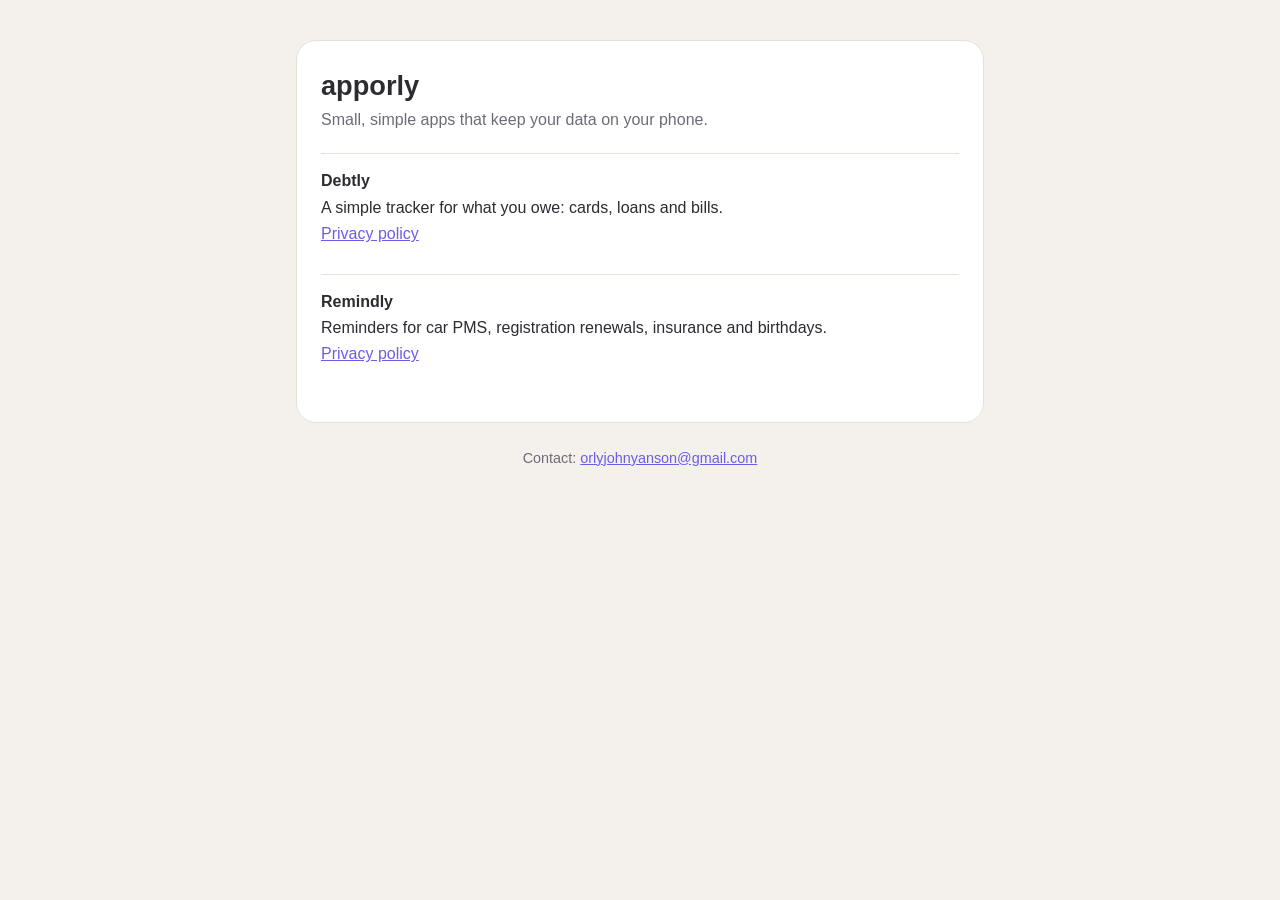
<file: index.html>
<!doctype html>
<html lang="en">
<head>
<meta charset="utf-8">
<meta name="viewport" content="width=device-width, initial-scale=1">
<title>apporly</title>
<link rel="stylesheet" href="style.css">
</head>
<body>
<main>
  <div class="card">
    <h1>apporly</h1>
    <p class="updated">Small, simple apps that keep your data on your phone.</p>
    <ul class="apps">
      <li><strong>Debtly</strong>A simple tracker for what you owe: cards, loans and bills.<br><a href="debtly/privacy.html">Privacy policy</a></li>
      <li><strong>Remindly</strong>Reminders for car PMS, registration renewals, insurance and birthdays.<br><a href="remindly/privacy.html">Privacy policy</a></li>
    </ul>
  </div>
  <footer>Contact: <a href="mailto:orlyjohnyanson@gmail.com">orlyjohnyanson@gmail.com</a></footer>
</main>
</body>
</html>
</file>
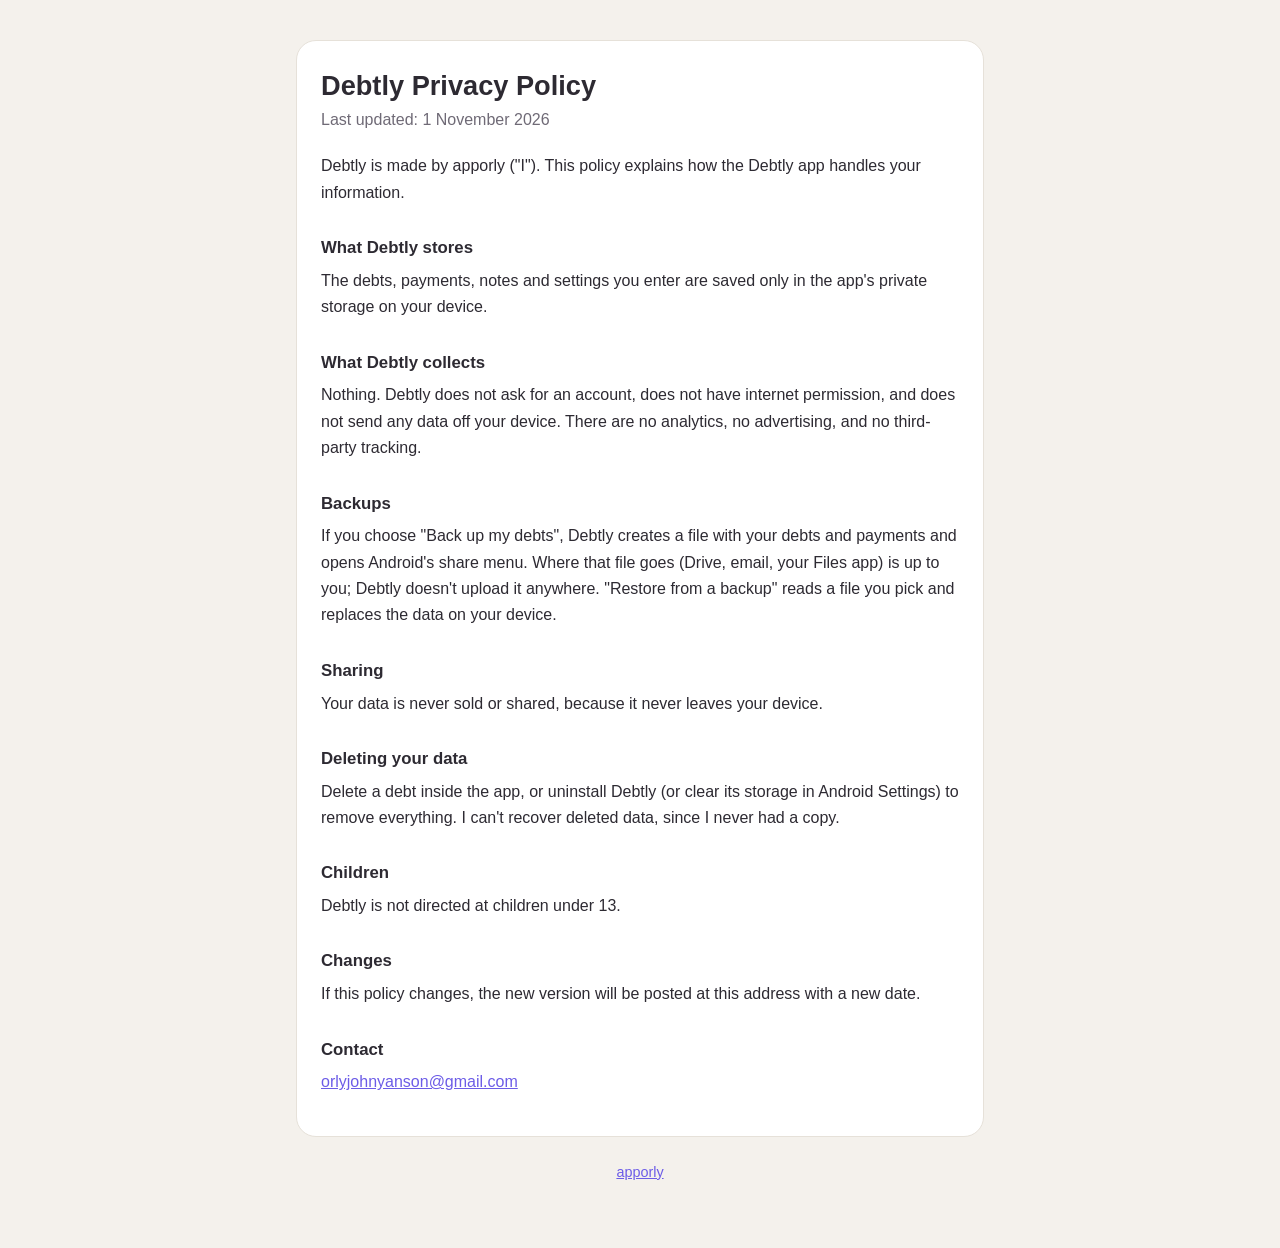
<file: debtly/privacy.html>
<!doctype html>
<html lang="en">
<head>
<meta charset="utf-8">
<meta name="viewport" content="width=device-width, initial-scale=1">
<title>Debtly Privacy Policy</title>
<link rel="stylesheet" href="../style.css">
</head>
<body>
<main>
  <div class="card">
    <h1>Debtly Privacy Policy</h1>
    <p class="updated">Last updated: 1 November 2026</p>

    <p>Debtly is made by apporly ("I"). This policy explains how the Debtly app handles your information.</p>

    <h2>What Debtly stores</h2>
    <p>The debts, payments, notes and settings you enter are saved only in the app's private storage on your device.</p>

    <h2>What Debtly collects</h2>
    <p>Nothing. Debtly does not ask for an account, does not have internet permission, and does not send any data off your device. There are no analytics, no advertising, and no third-party tracking.</p>

    <h2>Backups</h2>
    <p>If you choose "Back up my debts", Debtly creates a file with your debts and payments and opens Android's share menu. Where that file goes (Drive, email, your Files app) is up to you; Debtly doesn't upload it anywhere. "Restore from a backup" reads a file you pick and replaces the data on your device.</p>

    <h2>Sharing</h2>
    <p>Your data is never sold or shared, because it never leaves your device.</p>

    <h2>Deleting your data</h2>
    <p>Delete a debt inside the app, or uninstall Debtly (or clear its storage in Android Settings) to remove everything. I can't recover deleted data, since I never had a copy.</p>

    <h2>Children</h2>
    <p>Debtly is not directed at children under 13.</p>

    <h2>Changes</h2>
    <p>If this policy changes, the new version will be posted at this address with a new date.</p>

    <h2>Contact</h2>
    <p><a href="mailto:orlyjohnyanson@gmail.com">orlyjohnyanson@gmail.com</a></p>
  </div>
  <footer><a href="../">apporly</a></footer>
</main>
</body>
</html>
</file>
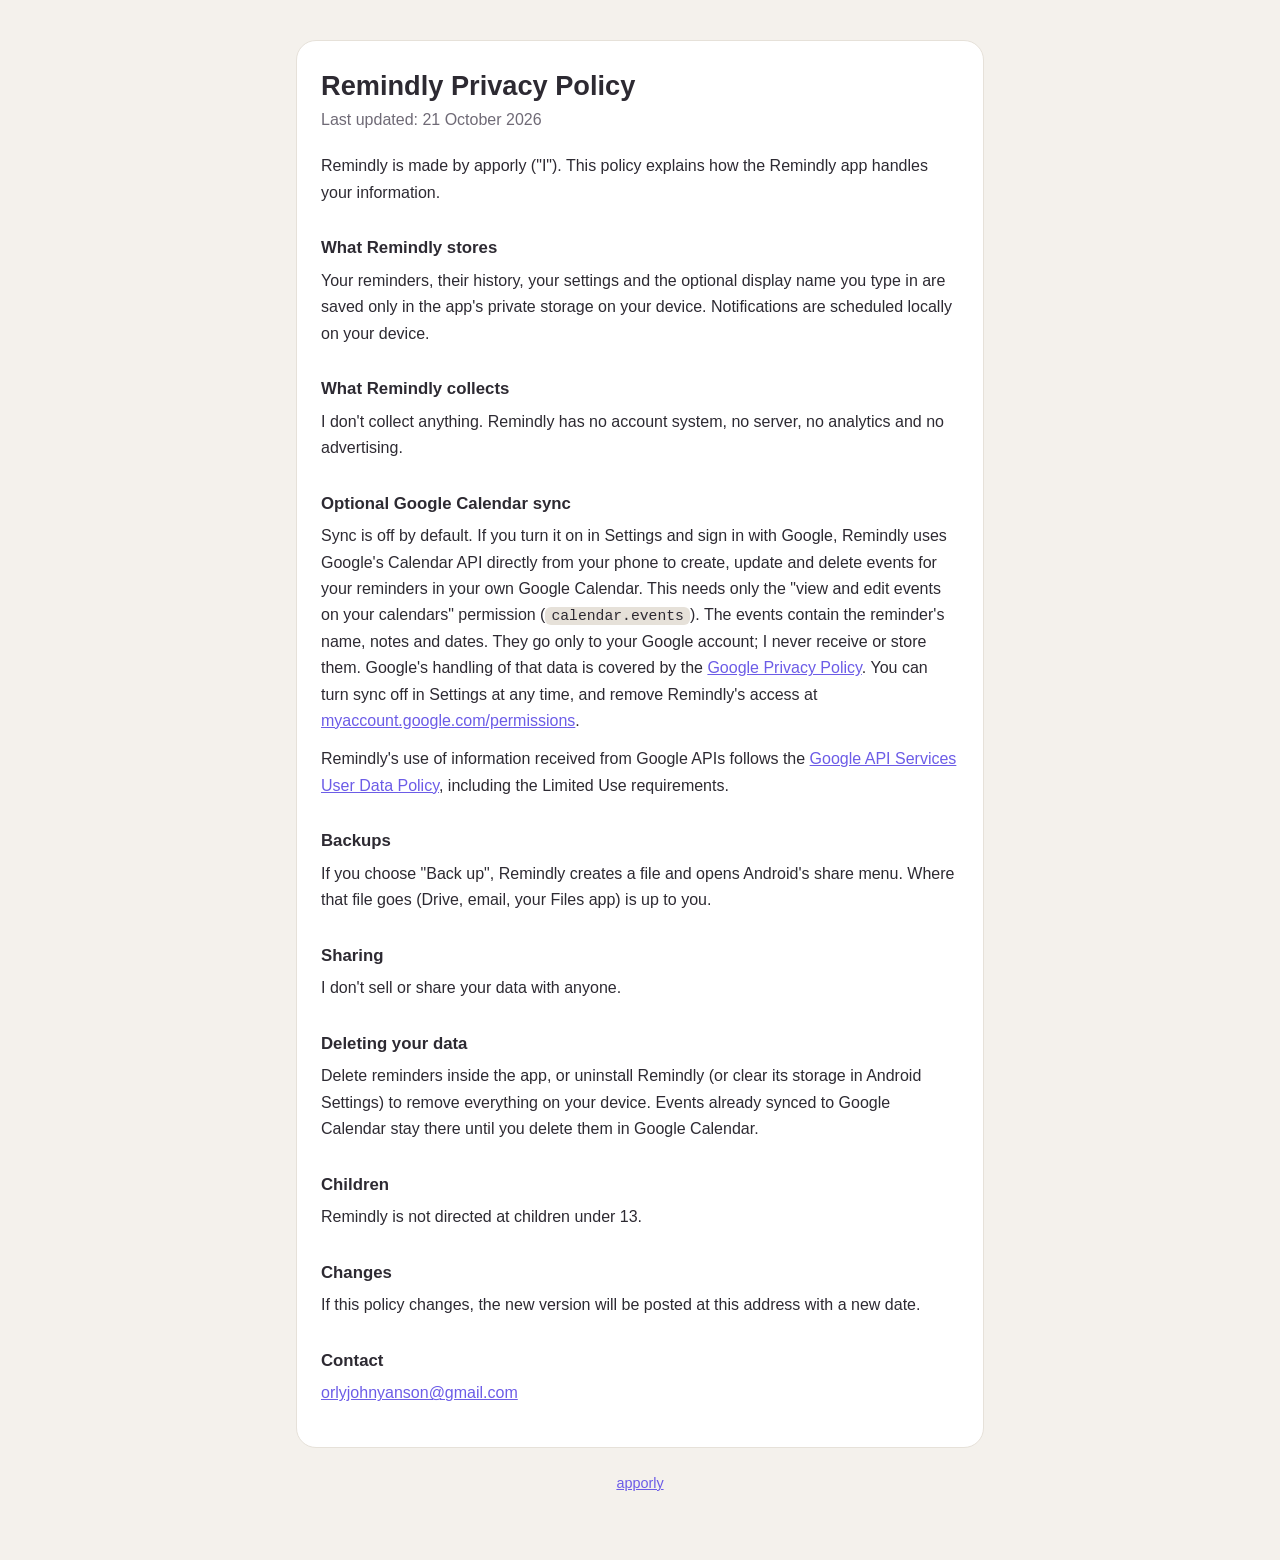
<file: remindly/privacy.html>
<!doctype html>
<html lang="en">
<head>
<meta charset="utf-8">
<meta name="viewport" content="width=device-width, initial-scale=1">
<title>Remindly Privacy Policy</title>
<link rel="stylesheet" href="../style.css">
</head>
<body>
<main>
  <div class="card">
    <h1>Remindly Privacy Policy</h1>
    <p class="updated">Last updated: 21 October 2026</p>

    <p>Remindly is made by apporly ("I"). This policy explains how the Remindly app handles your information.</p>

    <h2>What Remindly stores</h2>
    <p>Your reminders, their history, your settings and the optional display name you type in are saved only in the app's private storage on your device. Notifications are scheduled locally on your device.</p>

    <h2>What Remindly collects</h2>
    <p>I don't collect anything. Remindly has no account system, no server, no analytics and no advertising.</p>

    <h2>Optional Google Calendar sync</h2>
    <p>Sync is off by default. If you turn it on in Settings and sign in with Google, Remindly uses Google's Calendar API directly from your phone to create, update and delete events for your reminders in your own Google Calendar. This needs only the "view and edit events on your calendars" permission (<code>calendar.events</code>). The events contain the reminder's name, notes and dates. They go only to your Google account; I never receive or store them. Google's handling of that data is covered by the <a href="https://policies.google.com/privacy">Google Privacy Policy</a>. You can turn sync off in Settings at any time, and remove Remindly's access at <a href="https://myaccount.google.com/permissions">myaccount.google.com/permissions</a>.</p>
    <p>Remindly's use of information received from Google APIs follows the <a href="https://developers.google.com/terms/api-services-user-data-policy">Google API Services User Data Policy</a>, including the Limited Use requirements.</p>

    <h2>Backups</h2>
    <p>If you choose "Back up", Remindly creates a file and opens Android's share menu. Where that file goes (Drive, email, your Files app) is up to you.</p>

    <h2>Sharing</h2>
    <p>I don't sell or share your data with anyone.</p>

    <h2>Deleting your data</h2>
    <p>Delete reminders inside the app, or uninstall Remindly (or clear its storage in Android Settings) to remove everything on your device. Events already synced to Google Calendar stay there until you delete them in Google Calendar.</p>

    <h2>Children</h2>
    <p>Remindly is not directed at children under 13.</p>

    <h2>Changes</h2>
    <p>If this policy changes, the new version will be posted at this address with a new date.</p>

    <h2>Contact</h2>
    <p><a href="mailto:orlyjohnyanson@gmail.com">orlyjohnyanson@gmail.com</a></p>
  </div>
  <footer><a href="../">apporly</a></footer>
</main>
</body>
</html>
</file>
<file: style.css>
:root {
  --bg: #f4f1ec;
  --card: #ffffff;
  --ink: #2d2a32;
  --muted: #6f6a76;
  --accent: #6c5ce7;
  --line: #e6e1d9;
}
@media (prefers-color-scheme: dark) {
  :root {
    --bg: #17151c;
    --card: #211e28;
    --ink: #f2eff6;
    --muted: #a9a3b3;
    --accent: #a29bfe;
    --line: #2f2b38;
  }
}
* { box-sizing: border-box; }
body {
  margin: 0;
  background: var(--bg);
  color: var(--ink);
  font: 16px/1.65 -apple-system, BlinkMacSystemFont, "Segoe UI", Roboto, Helvetica, Arial, sans-serif;
}
main { max-width: 720px; margin: 0 auto; padding: 40px 16px 64px; }
.card { background: var(--card); border: 1px solid var(--line); border-radius: 20px; padding: 28px 24px; }
h1 { font-size: 1.7rem; line-height: 1.25; margin: 0 0 4px; }
h2 { font-size: 1.05rem; margin: 28px 0 6px; }
p, li { margin: 0 0 12px; }
.updated { color: var(--muted); margin-bottom: 20px; }
a { color: var(--accent); }
code { font-size: .92em; background: var(--line); padding: 1px 6px; border-radius: 6px; }
.apps { list-style: none; padding: 0; margin: 20px 0 0; }
.apps li { padding: 14px 0; border-top: 1px solid var(--line); }
.apps strong { display: block; }
footer { color: var(--muted); font-size: .9rem; text-align: center; margin-top: 24px; }
</file>
